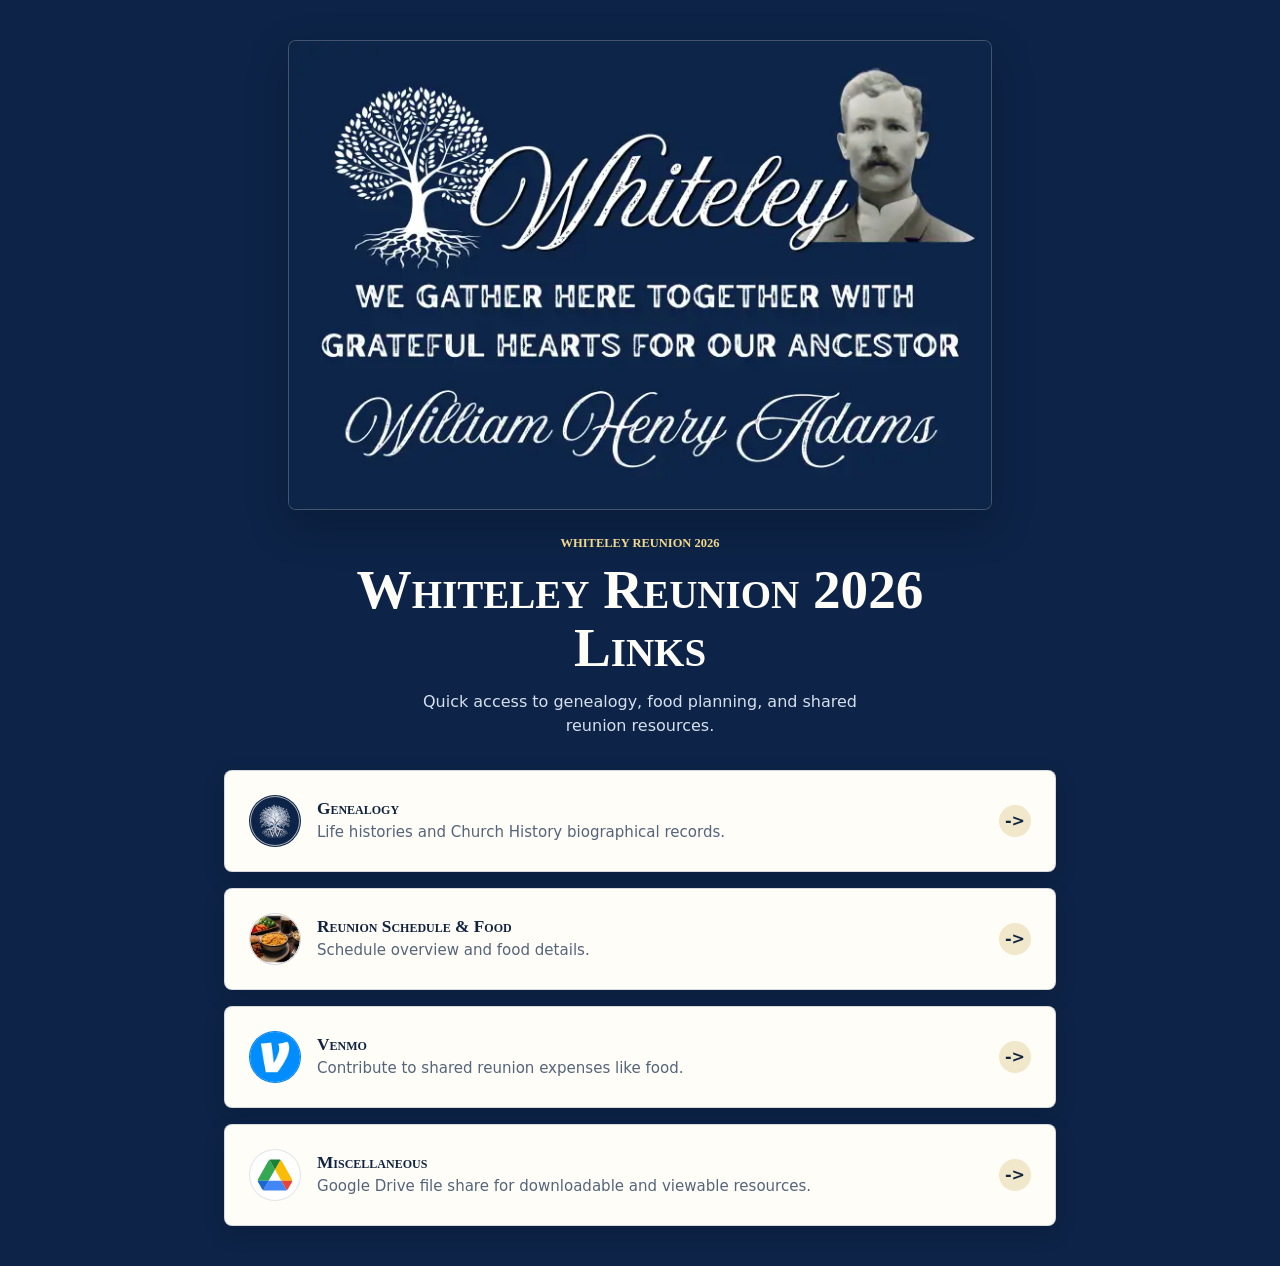
<file: index.html>
<!doctype html>
<html lang="en">
  <head>
    <meta charset="utf-8">
    <meta name="viewport" content="width=device-width, initial-scale=1">
    <title>Whiteley Reunion 2026 Links</title>
    <meta
      name="description"
      content="Quick access to William Henry Adams family history, food planning, and shared reunion resources."
    >
    <meta property="og:title" content="Whiteley Reunion 2026 Links">
    <meta
      property="og:description"
      content="Quick access to William Henry Adams family history, food planning, and shared reunion resources."
    >
    <meta property="og:type" content="website">
    <meta property="og:url" content="https://joeywilkes12.github.io/4amj-landing-page-01/">
    <meta property="og:image" content="https://joeywilkes12.github.io/4amj-landing-page-01/assets/whiteley-reunion-poster-1440.webp">
    <link rel="canonical" href="https://joeywilkes12.github.io/4amj-landing-page-01/">
    <link rel="icon" href="data:,">
    <link rel="stylesheet" href="./styles.css">
  </head>
  <body>
    <main class="page-shell">
      <section class="link-hub" aria-labelledby="page-title">
        <header class="site-header">
          <figure class="poster">
            <picture>
              <source
                type="image/webp"
                srcset="
                  ./assets/whiteley-reunion-poster-720.webp 720w,
                  ./assets/whiteley-reunion-poster-1080.webp 1080w,
                  ./assets/whiteley-reunion-poster-1440.webp 1440w
                "
                sizes="(min-width: 48rem) 44rem, calc(100vw - 2rem)"
              >
              <img
                src="./assets/whiteley-reunion-poster-720.webp"
                width="1440"
                height="960"
                alt="Whiteley reunion poster with a family tree, William Henry Adams name, and ancestor portrait on a navy background."
                decoding="async"
                fetchpriority="high"
              >
            </picture>
          </figure>
          <p class="eyebrow">Whiteley Reunion 2026</p>
          <h1 id="page-title">Whiteley Reunion 2026 Links</h1>
          <p class="subtitle">
            Quick access to genealogy, food planning, and shared reunion resources.
          </p>
        </header>

        <nav class="link-list" aria-label="Whiteley reunion resource links">
          <a class="link-card" href="./genealogy.html">
            <span class="link-icon" aria-hidden="true">
              <img
                src="./assets/link-icons/whiteley-deep-roots-icon.webp"
                width="128"
                height="128"
                alt=""
                decoding="async"
                loading="lazy"
              >
            </span>
            <span class="link-copy">
              <span class="link-title">Genealogy</span>
              <span class="link-description">
                Life histories and Church History biographical records.
              </span>
            </span>
            <span class="link-arrow" aria-hidden="true">-&gt;</span>
          </a>
          <a class="link-card" href="https://joeywilkes12.github.io/digital-schedule-website/">
            <span class="link-icon" aria-hidden="true">
              <img
                src="./assets/link-icons/reunion-pavilion-icon.webp"
                width="128"
                height="128"
                alt=""
                decoding="async"
                loading="lazy"
              >
            </span>
            <span class="link-copy">
              <span class="link-title">Reunion Schedule & Food</span>
              <span class="link-description">
                Schedule overview and food details.
              </span>
            </span>
            <span class="link-arrow" aria-hidden="true">-&gt;</span>
          </a>

          <a class="link-card" href="./venmo-group.html">
            <span class="link-icon" aria-hidden="true">
              <img
                src="./assets/link-icons/venmo-icon.webp"
                width="128"
                height="128"
                alt=""
                decoding="async"
                loading="lazy"
              >
            </span>
            <span class="link-copy">
              <span class="link-title">Venmo</span>
              <span class="link-description">
                Contribute to shared reunion expenses like food.
              </span>
            </span>
            <span class="link-arrow" aria-hidden="true">-&gt;</span>
          </a>

          <a class="link-card" href="https://drive.google.com/drive/folders/1X6xjdzl1-UoIe6IiTYsXtW1w0s-_mGxA?usp=drive_link">
            <span class="link-icon" aria-hidden="true">
              <img
                src="./assets/link-icons/google-drive-icon.svg"
                width="128"
                height="128"
                alt=""
                decoding="async"
                loading="lazy"
              >
            </span>
            <span class="link-copy">
              <span class="link-title">Miscellaneous</span>
              <span class="link-description">
                Google Drive file share for downloadable and viewable resources.
              </span>
            </span>
            <span class="link-arrow" aria-hidden="true">-&gt;</span>
          </a>
        </nav>
      </section>
    </main>
  </body>
</html>
</file>
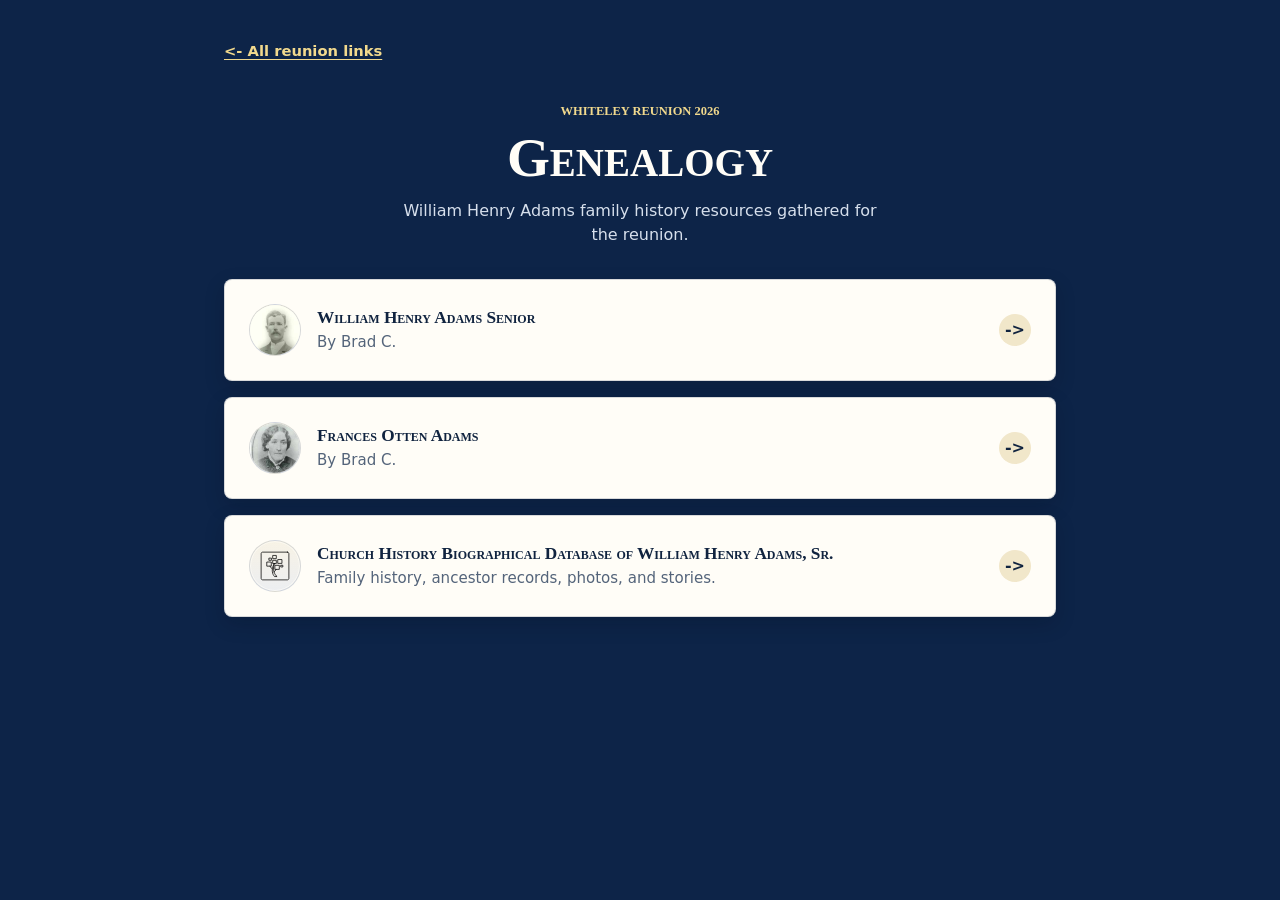
<file: genealogy.html>
<!doctype html>
<html lang="en">
  <head>
    <meta charset="utf-8">
    <meta name="viewport" content="width=device-width, initial-scale=1">
    <title>Genealogy | Whiteley Reunion 2026 Links</title>
    <meta
      name="description"
      content="Quick access to William Henry Adams and Frances Otten Adams life histories and biographical records."
    >
    <meta property="og:title" content="Genealogy | Whiteley Reunion 2026 Links">
    <meta
      property="og:description"
      content="Quick access to William Henry Adams and Frances Otten Adams life histories and biographical records."
    >
    <meta property="og:type" content="website">
    <meta property="og:url" content="https://joeywilkes12.github.io/4amj-landing-page-01/genealogy.html">
    <meta property="og:image" content="https://joeywilkes12.github.io/4amj-landing-page-01/assets/whiteley-reunion-poster-1440.webp">
    <link rel="canonical" href="https://joeywilkes12.github.io/4amj-landing-page-01/genealogy.html">
    <link rel="icon" href="data:,">
    <link rel="stylesheet" href="./styles.css">
  </head>
  <body>
    <main class="page-shell">
      <section class="link-hub subpage-hub" aria-labelledby="page-title">
        <a class="back-link" href="./">&lt;- All reunion links</a>

        <header class="subpage-header">
          <p class="eyebrow">Whiteley Reunion 2026</p>
          <h1 id="page-title">Genealogy</h1>
          <p class="subtitle">
            William Henry Adams family history resources gathered for the reunion.
          </p>
        </header>

        <nav class="link-list subpage-link-list" aria-label="Genealogy resource links">
          <a
            class="link-card"
            href="https://joeywilkes12.github.io/4amj-genealogy/william-henry-adams.html"
          >
            <span class="link-icon link-thumbnail" aria-hidden="true">
              <img
                src="./assets/genealogy/Adams_William%20Henry%20KWJ5-42R.jpg"
                width="256"
                height="256"
                alt=""
                decoding="async"
                loading="lazy"
              >
            </span>
            <span class="link-copy">
              <span class="link-title">William Henry Adams Senior</span>
              <span class="link-description">
                By Brad C.
              </span>
            </span>
            <span class="link-arrow" aria-hidden="true">-&gt;</span>
          </a>

          <a
            class="link-card"
            href="https://joeywilkes12.github.io/4amj-genealogy/frances-otten-adams.html"
          >
            <span class="link-icon link-thumbnail" aria-hidden="true">
              <img
                src="./assets/genealogy/Frances%20Otten%20Adams.jpg"
                width="256"
                height="256"
                alt=""
                decoding="async"
                loading="lazy"
              >
            </span>
            <span class="link-copy">
              <span class="link-title">Frances Otten Adams</span>
              <span class="link-description">
                By Brad C.
              </span>
            </span>
            <span class="link-arrow" aria-hidden="true">-&gt;</span>
          </a>

          <a
            class="link-card"
            href="https://history.churchofjesuschrist.org/chd/individual/william-henry-adams-sr-1817?lang=eng"
          >
            <span class="link-icon" aria-hidden="true">
              <img
                src="./assets/link-icons/familysearch-tree-icon.svg"
                width="128"
                height="128"
                alt=""
                decoding="async"
                loading="lazy"
              >
            </span>
            <span class="link-copy">
              <span class="link-title">Church History Biographical Database of William Henry Adams, Sr.</span>
              <span class="link-description">
                Family history, ancestor records, photos, and stories.
              </span>
            </span>
            <span class="link-arrow" aria-hidden="true">-&gt;</span>
          </a>
        </nav>
      </section>
    </main>
  </body>
</html>
</file>
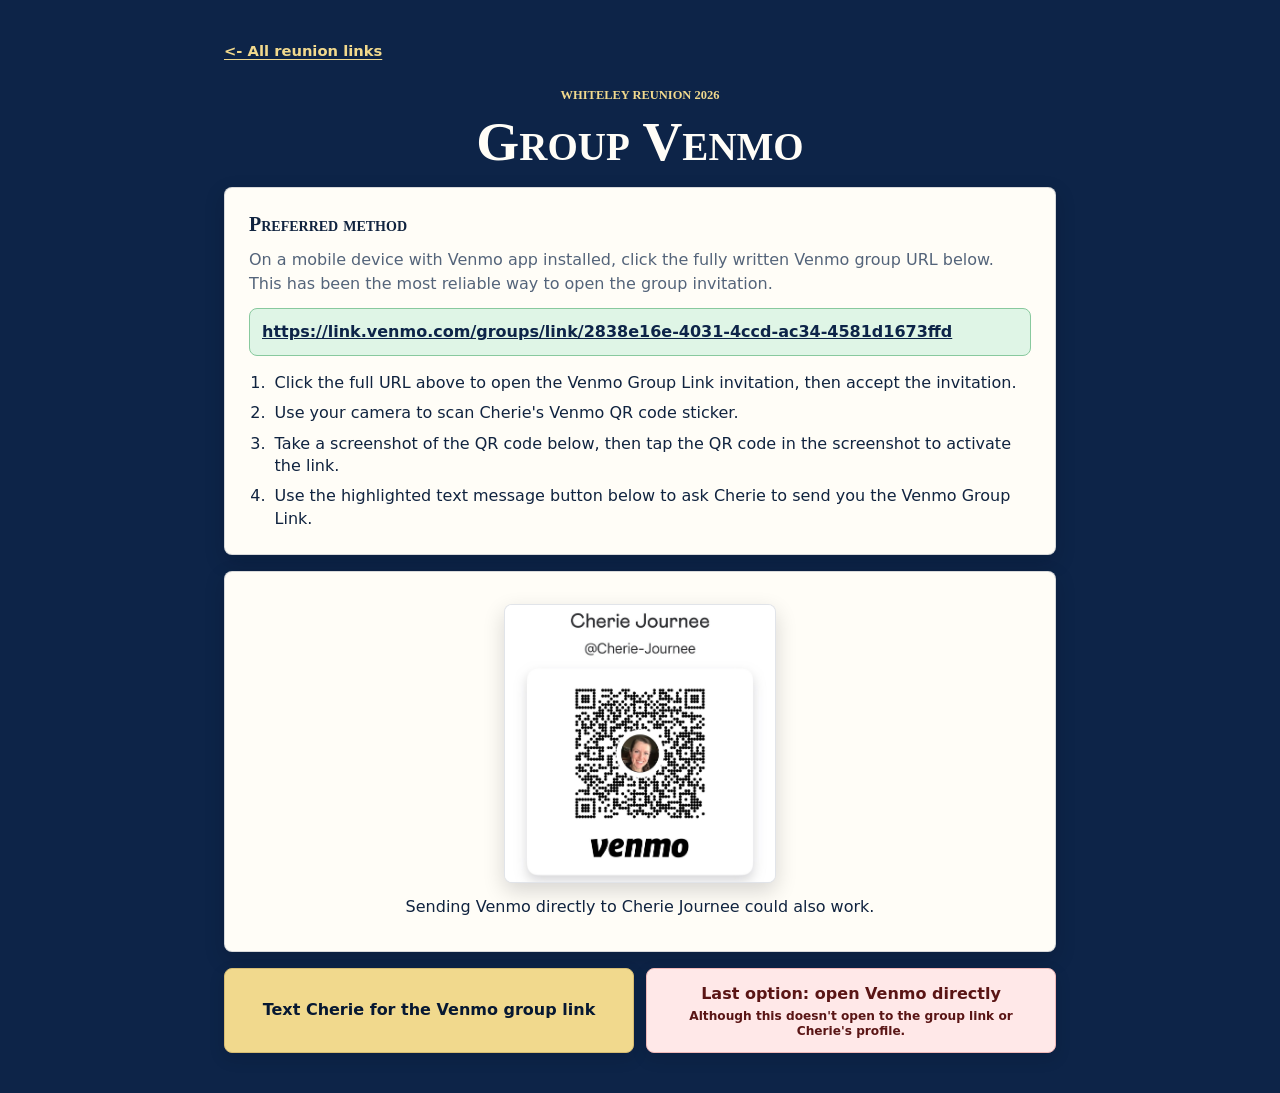
<file: venmo-group.html>
<!doctype html>
<html lang="en">
  <head>
    <meta charset="utf-8">
    <meta name="viewport" content="width=device-width, initial-scale=1">
    <title>Group Venmo | Whiteley Reunion 2026 Links</title>
    <meta
      name="description"
      content="Open the Whiteley Reunion Group Venmo link or send it by text if the app handoff fails."
    >
    <meta property="og:title" content="Group Venmo | Whiteley Reunion 2026 Links">
    <meta
      property="og:description"
      content="Open the Whiteley Reunion Group Venmo link or send it by text if the app handoff fails."
    >
    <meta property="og:type" content="website">
    <meta property="og:url" content="https://joeywilkes12.github.io/4amj-landing-page-01/venmo-group.html">
    <meta property="og:image" content="https://joeywilkes12.github.io/4amj-landing-page-01/assets/whiteley-reunion-poster-1440.webp">
    <link rel="canonical" href="https://joeywilkes12.github.io/4amj-landing-page-01/venmo-group.html">
    <link rel="icon" href="data:,">
    <link rel="stylesheet" href="./styles.css">
  </head>
  <body>
    <main class="page-shell">
      <section class="link-hub venmo-helper" aria-labelledby="page-title">
        <a class="back-link" href="./">&lt;- All reunion links</a>
        <p class="eyebrow">Whiteley Reunion 2026</p>
        <h1 id="page-title">Group Venmo</h1>

        <section class="fallback-panel preferred-panel" aria-labelledby="preferred-title">
          <h2 id="preferred-title">Preferred method</h2>
          <p>
            On a mobile device with Venmo app installed, click the fully written Venmo group URL below. This has been the most reliable way
            to open the group invitation.
          </p>
          <p>
            <a
              class="copyable-link"
              href="https://link.venmo.com/groups/link/2838e16e-4031-4ccd-ac34-4581d1673ffd"
            >
              https://link.venmo.com/groups/link/2838e16e-4031-4ccd-ac34-4581d1673ffd
            </a>
          </p>
          <ol class="method-list">
            <li>Click the full URL above to open the Venmo Group Link invitation, then accept the invitation.</li>
            <li>Use your camera to scan Cherie's Venmo QR code sticker.</li>
            <li>Take a screenshot of the QR code below, then tap the QR code in the screenshot to activate the link.</li>
            <li>Use the highlighted text message button below to ask Cherie to send you the Venmo Group Link.</li>
          </ol>
        </section>

        <header class="venmo-panel">
          <figure class="venmo-qr">
            <img
              src="./assets/Cherie%20Journee%20QR%20Venmo.jpeg"
              width="1179"
              height="1208"
              alt="Venmo QR code for Cherie Journee."
              decoding="async"
              fetchpriority="high"
            >
          </figure>
          <p class="subtitle">
            Sending Venmo directly to Cherie Journee could also work.
          </p>
        </header>

        <nav class="venmo-actions" aria-label="Group Venmo options">
          <a
            class="action-button action-primary"
            href="sms:?&amp;body=Hi%20Cherie%2C%20can%20you%20text%20me%20the%20Venmo%20group%20link%3F"
          >
            Text Cherie for the Venmo group link
          </a>
          <!-- <a
            class="action-button"
            href="https://link.venmo.com/groups/link/2838e16e-4031-4ccd-ac34-4581d1673ffd"
            target="_blank"
            rel="noopener"
          >
            Open Venmo web link
          </a> -->
          <a
            class="action-button action-danger"
            href="venmo://groups/link/2838e16e-4031-4ccd-ac34-4581d1673ffd"
          >
            <span>Last option: open Venmo directly</span>
            <span class="action-note">Although this doesn't open to the group link or Cherie's profile.</span>
          </a>
        </nav>
      </section>
    </main>
  </body>
</html>
</file>
<file: styles.css>
:root {
  --color-page: #0d2448;
  --color-page-deep: #071832;
  --color-surface: #fffdf7;
  --color-surface-soft: #f3efe4;
  --color-text: #fffdf7;
  --color-text-dark: #10233f;
  --color-muted: #d6dfec;
  --color-muted-dark: #54647a;
  --color-accent: #d6bb72;
  --color-accent-strong: #f1d98d;
  --color-border: rgba(255, 253, 247, 0.22);
  --color-card-border: rgba(13, 36, 72, 0.16);
  --color-focus: #f1d98d;
  --color-shadow: rgba(2, 9, 21, 0.28);

  --font-body:
    system-ui,
    -apple-system,
    BlinkMacSystemFont,
    "Segoe UI",
    sans-serif;
  --font-display:
    "Trajan Pro",
    "Cinzel",
    "Palatino Linotype",
    Palatino,
    Georgia,
    serif;

  --space-1: 0.25rem;
  --space-2: 0.5rem;
  --space-3: 0.75rem;
  --space-4: 1rem;
  --space-5: 1.25rem;
  --space-6: 1.5rem;
  --space-8: 2rem;
  --space-10: 2.5rem;

  --radius-sm: 0.5rem;
  --radius-md: 0.5rem;
  --max-width: 52rem;
  --transition: 180ms ease;
  color-scheme: dark;
}

* {
  box-sizing: border-box;
}

html {
  min-width: 320px;
  color: var(--color-text);
  background: var(--color-page);
  font-family: var(--font-body);
  line-height: 1.5;
}

body {
  min-height: 100vh;
  margin: 0;
  color: var(--color-text);
  background: var(--color-page);
}

a {
  color: inherit;
}

.page-shell {
  min-height: 100vh;
  padding: var(--space-4);
}

.link-hub {
  width: min(100%, var(--max-width));
  margin: 0 auto;
}

.site-header {
  display: grid;
  justify-items: center;
  text-align: center;
}

.poster {
  width: min(100%, 44rem);
  margin: 0 0 var(--space-6);
}

.poster picture,
.poster img {
  display: block;
}

.poster img {
  width: 100%;
  height: auto;
  background: var(--color-page);
  border: 1px solid var(--color-border);
  border-radius: var(--radius-md);
  box-shadow: 0 1rem 2.5rem var(--color-shadow);
}

.eyebrow {
  margin: 0 0 var(--space-2);
  color: var(--color-accent-strong);
  font-family: var(--font-display);
  font-size: 0.78rem;
  font-weight: 800;
  letter-spacing: 0;
  font-variant-caps: small-caps;
  text-transform: uppercase;
}

h1 {
  max-width: 42rem;
  margin: 0;
  color: var(--color-text);
  font-family: var(--font-display);
  font-size: clamp(2rem, 8vw, 3.45rem);
  font-variant-caps: small-caps;
  line-height: 1.06;
}

.subtitle {
  max-width: 30rem;
  margin: var(--space-3) 0 0;
  color: var(--color-muted);
  font-size: 1rem;
}

.link-list {
  display: grid;
  gap: var(--space-4);
  margin-top: var(--space-8);
}

.link-card {
  display: grid;
  grid-template-columns: 2.35rem minmax(0, 1fr) 1.55rem;
  gap: 0.65rem;
  align-items: center;
  min-height: 4.75rem;
  padding: 0.9rem;
  color: var(--color-text-dark);
  text-decoration: none;
  background: var(--color-surface);
  border: 1px solid var(--color-card-border);
  border-radius: var(--radius-md);
  box-shadow: 0 0.45rem 1.25rem rgba(2, 9, 21, 0.18);
  transition:
    background-color var(--transition),
    border-color var(--transition),
    box-shadow var(--transition),
    transform var(--transition);
}

.link-card:hover {
  background: var(--color-surface-soft);
  border-color: var(--color-accent);
  box-shadow: 0 0.65rem 1.45rem rgba(2, 9, 21, 0.26);
  transform: translateY(-2px);
}

.link-card:active {
  box-shadow: 0 0.25rem 0.8rem rgba(2, 9, 21, 0.2);
  transform: translateY(0);
}

.link-card:focus-visible {
  outline: 3px solid var(--color-focus);
  outline-offset: 4px;
}

.link-icon {
  display: grid;
  width: 2.35rem;
  height: 2.35rem;
  align-self: center;
  overflow: hidden;
  background:
    linear-gradient(180deg, rgba(214, 187, 114, 0.18), rgba(13, 36, 72, 0.08)),
    #ffffff;
  border: 1px solid rgba(13, 36, 72, 0.12);
  border-radius: 999px;
  box-shadow: inset 0 0 0 1px rgba(255, 253, 247, 0.65);
  place-items: center;
}

.link-card[href="./genealogy.html"] .link-icon {
  background: var(--color-page);
}

.link-card[href="./venmo-group.html"] .link-icon {
  background: rgb(0, 141, 255);
}

.link-card[href="https://drive.google.com/drive/folders/1X6xjdzl1-UoIe6IiTYsXtW1w0s-_mGxA?usp=drive_link"] .link-icon {
  background: #ffffff;
}

.link-icon img {
  display: block;
  width: 72%;
  height: 72%;
  object-fit: contain;
}

.link-card[href="./genealogy.html"] .link-icon img {
  border-radius: 999px;
}

.link-card[href="https://joeywilkes12.github.io/digital-schedule-website/"] .link-icon img {
  width: 100%;
  height: 100%;
  border-radius: 999px;
  object-fit: cover;
}

.link-card[href="./venmo-group.html"] .link-icon img,
.link-card[href="https://drive.google.com/drive/folders/1X6xjdzl1-UoIe6IiTYsXtW1w0s-_mGxA?usp=drive_link"] .link-icon img {
  width: 100%;
  height: 100%;
  border-radius: 999px;
  object-fit: cover;
}

.link-thumbnail img {
  width: 100%;
  height: 100%;
  object-fit: cover;
}

.link-copy {
  display: grid;
  gap: var(--space-1);
  min-width: 0;
}

.link-title {
  font-family: var(--font-display);
  font-size: 0.98rem;
  font-variant-caps: small-caps;
  font-weight: 800;
  line-height: 1.18;
  overflow-wrap: anywhere;
}

.link-description {
  color: var(--color-muted-dark);
  font-size: 0.86rem;
  line-height: 1.32;
  overflow-wrap: anywhere;
}

.link-arrow {
  display: grid;
  width: 1.55rem;
  height: 1.55rem;
  align-self: center;
  color: var(--color-text-dark);
  background: rgba(214, 187, 114, 0.34);
  border-radius: 999px;
  font-size: 0.78rem;
  font-weight: 800;
  place-items: center;
  transition:
    background-color var(--transition),
    color var(--transition);
}

.link-card:hover .link-arrow,
.link-card:focus-visible .link-arrow {
  color: var(--color-page-deep);
  background: var(--color-accent-strong);
}

.venmo-helper,
.subpage-hub {
  display: grid;
  gap: var(--space-4);
}

.back-link {
  width: fit-content;
  color: var(--color-accent-strong);
  font-size: 0.92rem;
  font-weight: 700;
  text-decoration-thickness: 0.08em;
  text-underline-offset: 0.2em;
}

.venmo-helper > .eyebrow,
.venmo-helper > h1 {
  width: 100%;
  justify-self: center;
  text-align: center;
}

.venmo-helper > .eyebrow {
  margin: var(--space-2) 0 calc(-1 * var(--space-2));
}

.subpage-header {
  display: grid;
  justify-items: center;
  padding-top: var(--space-6);
  text-align: center;
}

.subpage-link-list {
  margin-top: var(--space-4);
}

.venmo-panel,
.fallback-panel {
  color: var(--color-text-dark);
  background: var(--color-surface);
  border: 1px solid var(--color-card-border);
  border-radius: var(--radius-md);
  box-shadow: 0 0.45rem 1.25rem rgba(2, 9, 21, 0.18);
}

.venmo-panel {
  display: grid;
  gap: var(--space-3);
  justify-items: center;
  padding: var(--space-6) var(--space-4);
  text-align: center;
}

.venmo-panel .eyebrow {
  margin: 0;
  color: var(--color-page);
}

.venmo-panel h1,
.venmo-panel .subtitle {
  color: var(--color-text-dark);
}

.venmo-panel h1 {
  font-size: clamp(2rem, 12vw, 3.15rem);
}

.venmo-panel .subtitle {
  margin-top: 0;
}

.venmo-qr {
  display: grid;
  width: min(100%, 17rem);
  margin: 0;
  justify-items: center;
}

.venmo-qr img {
  display: block;
  width: 100%;
  height: auto;
  background: #ffffff;
  border: 1px solid rgba(13, 36, 72, 0.12);
  border-radius: var(--radius-md);
  box-shadow: 0 0.5rem 1.35rem rgba(2, 9, 21, 0.16);
}

.venmo-badge {
  display: grid;
  width: 4rem;
  height: 4rem;
  overflow: hidden;
  background: #ffffff;
  border: 1px solid rgba(13, 36, 72, 0.12);
  border-radius: 999px;
  place-items: center;
}

.venmo-badge img {
  display: block;
  width: 72%;
  height: 72%;
  object-fit: contain;
}

.venmo-actions {
  display: grid;
  gap: var(--space-3);
}

.action-button {
  display: grid;
  gap: 0.18rem;
  min-height: 3.25rem;
  padding: 0.8rem var(--space-4);
  color: var(--color-text-dark);
  text-align: center;
  text-decoration: none;
  background: var(--color-surface);
  border: 1px solid var(--color-card-border);
  border-radius: var(--radius-md);
  box-shadow: 0 0.35rem 1rem rgba(2, 9, 21, 0.14);
  font-weight: 800;
  place-items: center;
}

.action-button:hover {
  background: var(--color-surface-soft);
  border-color: var(--color-accent);
}

.action-primary {
  color: var(--color-page-deep);
  background: var(--color-accent-strong);
  border-color: var(--color-accent);
}

.action-primary:hover {
  background: #ffe7a4;
}

.action-danger {
  color: #5a1515;
  background: #ffe8e8;
  border-color: #efb8b8;
}

.action-danger:hover {
  background: #ffdada;
  border-color: #dd8f8f;
}

.action-note {
  font-size: 0.76rem;
  font-weight: 700;
  line-height: 1.25;
}

.action-button:focus-visible,
.back-link:focus-visible,
.copyable-link:focus-visible {
  outline: 3px solid var(--color-focus);
  outline-offset: 4px;
}

.fallback-panel {
  padding: var(--space-4);
}

.preferred-panel {
  display: grid;
  gap: var(--space-3);
}

.fallback-panel h2 {
  margin: 0;
  color: var(--color-text-dark);
  font-family: var(--font-display);
  font-size: 1.25rem;
  font-variant-caps: small-caps;
  line-height: 1.2;
}

.fallback-panel p {
  margin: 0;
  color: var(--color-muted-dark);
}

.copyable-link {
  display: block;
  padding: 0.75rem;
  color: var(--color-page);
  background: #dff5e6;
  border: 1px solid #88c99e;
  border-radius: var(--radius-sm);
  overflow-wrap: anywhere;
  font-weight: 700;
  line-height: 1.35;
}

.method-list {
  display: grid;
  gap: var(--space-2);
  margin: var(--space-1) 0 0;
  padding-left: 1.35rem;
  color: var(--color-text-dark);
  font-size: 0.95rem;
  text-align: left;
}

.method-list li {
  padding-left: var(--space-1);
  line-height: 1.4;
}

@media (min-width: 48rem) {
  .page-shell {
    padding: var(--space-10);
  }

  .link-card {
    grid-template-columns: 3.25rem minmax(0, 1fr) auto;
    gap: var(--space-4);
    padding: var(--space-6);
  }

  .link-icon {
    width: 3.25rem;
    height: 3.25rem;
  }

  .link-title {
    font-size: 1.08rem;
  }

  .link-description {
    font-size: 0.94rem;
  }

  .link-arrow {
    width: 2rem;
    height: 2rem;
    font-size: 1rem;
  }

  .venmo-panel {
    padding: var(--space-8);
  }

  .venmo-actions {
    grid-template-columns: repeat(2, minmax(0, 1fr));
  }

  .fallback-panel {
    padding: var(--space-6);
  }

  .method-list {
    font-size: 1rem;
  }
}

@media (prefers-reduced-motion: reduce) {
  *,
  *::before,
  *::after {
    scroll-behavior: auto !important;
    transition-duration: 0.01ms !important;
    animation-duration: 0.01ms !important;
    animation-iteration-count: 1 !important;
  }

  .link-card:hover,
  .link-card:active {
    transform: none;
  }
}
</file>
